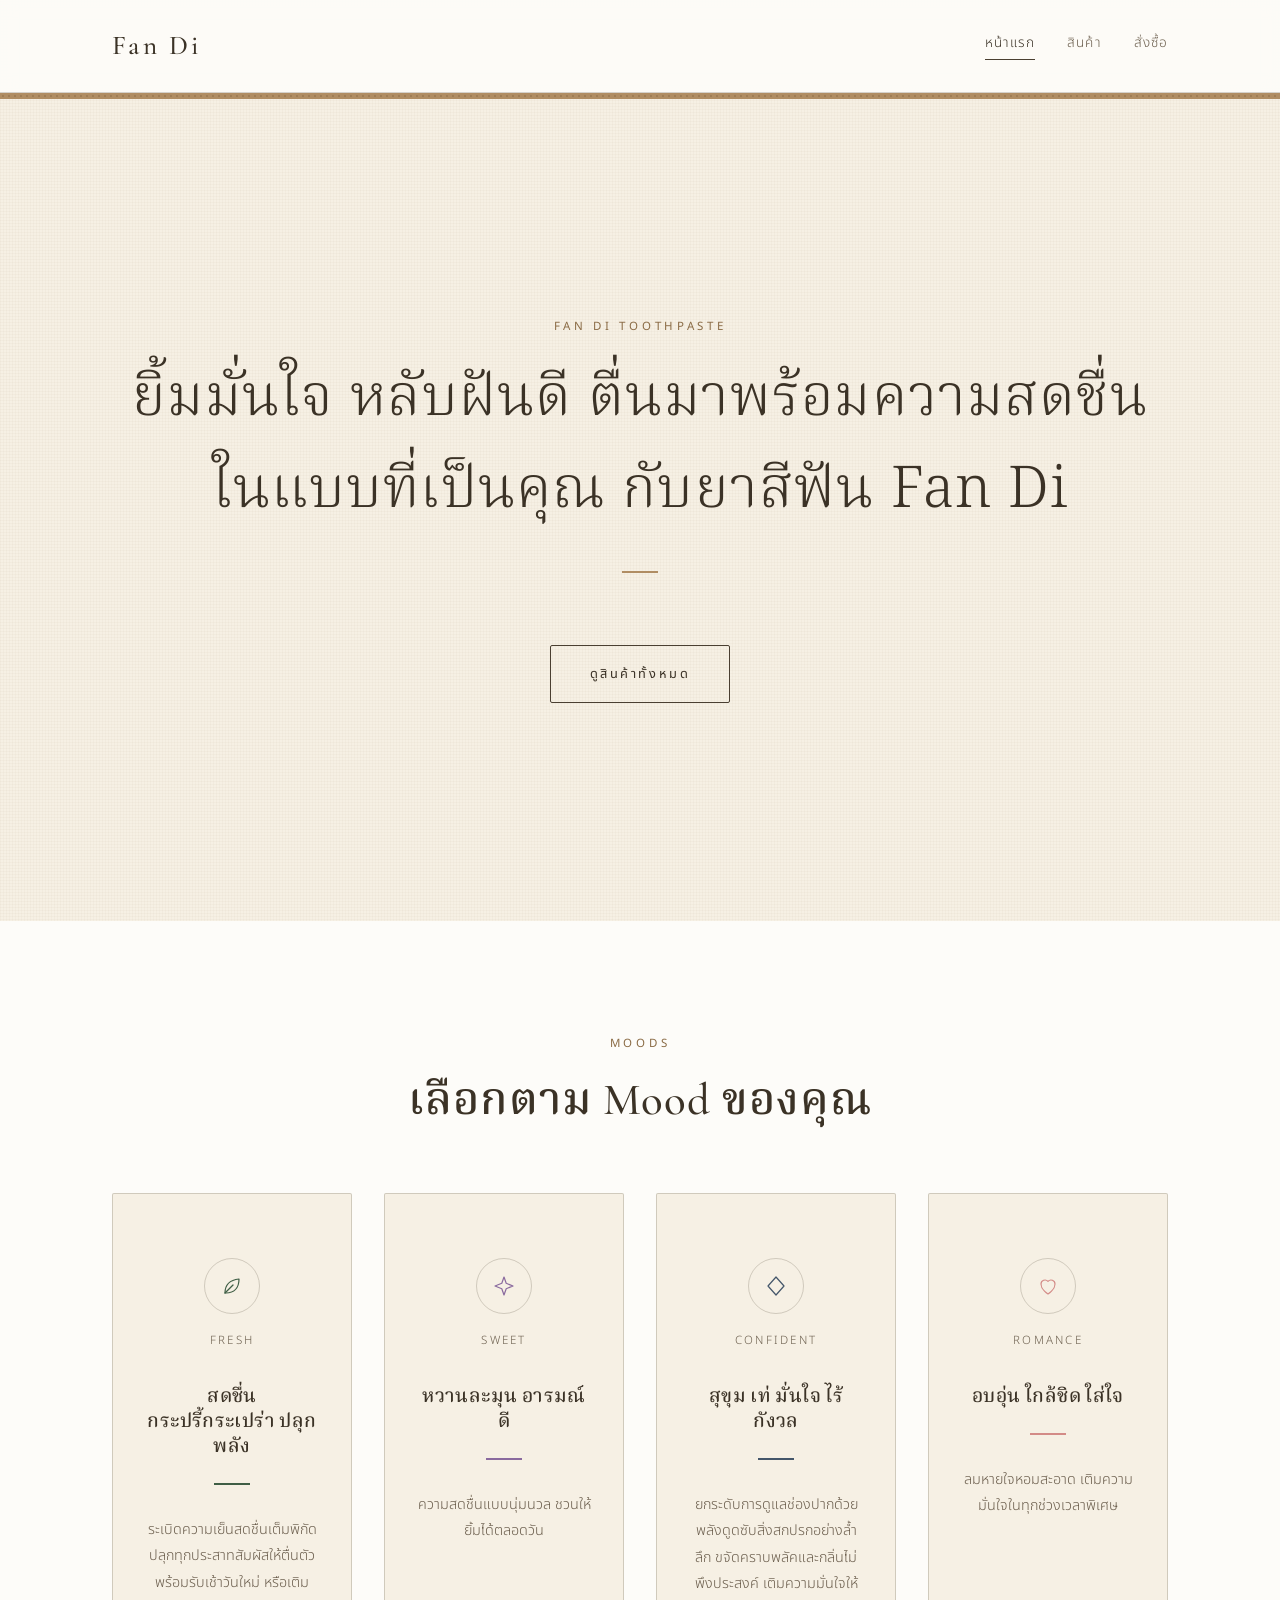
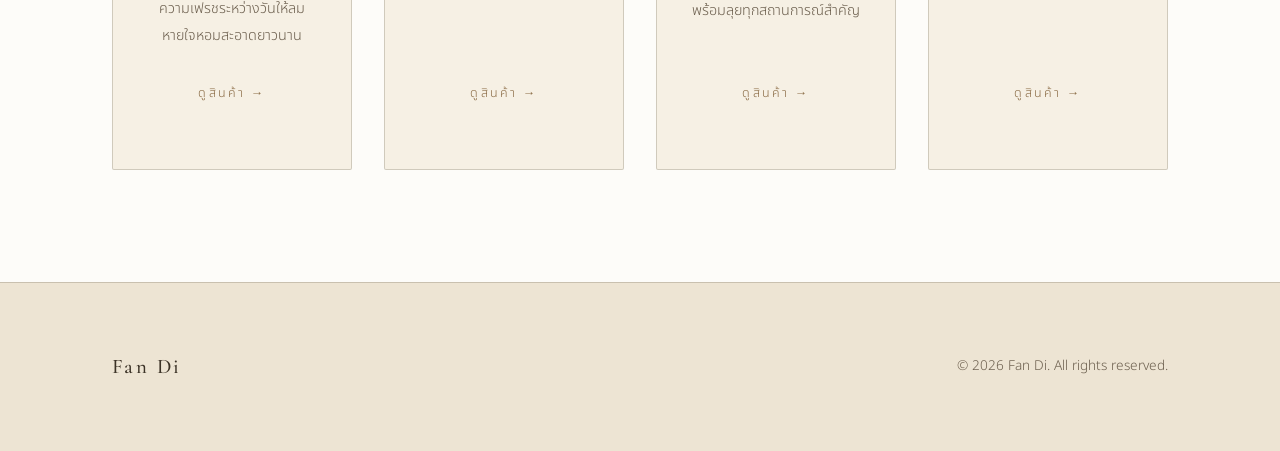
<file: index.html>
<!DOCTYPE html>
<html lang="th">
<head>
  <meta charset="UTF-8">
  <meta name="viewport" content="width=device-width, initial-scale=1">
  <title>Fan Di — ยาสีฟันที่เป็นคุณ</title>
  <meta name="description" content="ยิ้มมั่นใจ หลับฝันดี ตื่นมาพร้อมความสดชื่นในแบบที่เป็นคุณ กับยาสีฟัน Fan Di">
  <link rel="stylesheet" href="style.css">
  <style>
    .hero--full {
      min-height: calc(100vh - 78px);
      display: flex;
      align-items: center;
      padding-block: var(--space-xl);
    }
    .hero--full .container { display: block; text-align: center; }
    .hero--full h1 {
      font-family: var(--font-serif-th);
      font-weight: 300;
      font-size: clamp(2rem, 5vw, 3.6rem);
      line-height: 1.6;
      max-width: 18em;
      margin-inline: auto;
    }
    .hero--full .mood-underline { margin-inline: auto; margin-block: var(--space-md) var(--space-lg); background: var(--color-cork); }
    .hero--full .btn { margin-top: var(--space-xs); }

    .mood-card {
      display: flex;
      flex-direction: column;
      align-items: center;
      background: var(--color-cream);
      border: 1px solid var(--color-line-soft);
      border-radius: var(--radius);
      padding: var(--space-lg) var(--space-md);
      transition: var(--transition);
    }
    .mood-card:hover,
    .mood-card:focus-visible {
      border-color: var(--color-line);
      transform: translateY(-4px);
      outline: none;
    }
    .mood-card .mood-underline { margin: var(--space-sm) auto var(--space-md); }
    .mood-card p { font-size: .9rem; line-height: 1.85; }
    .mood-card__tag {
      font-size: .72rem;
      letter-spacing: .2em;
      text-transform: uppercase;
      color: var(--color-ink-soft);
      margin-bottom: var(--space-md);
    }
    .mood-card__more {
      margin-top: auto;
      padding-top: var(--space-md);
      font-size: .78rem;
      letter-spacing: .18em;
      color: var(--color-cork-deep);
    }
    .mood-card svg { width: 24px; height: 24px; fill: none; stroke: currentColor; stroke-width: 1.2; stroke-linecap: round; stroke-linejoin: round; }
  </style>
</head>
<body>

  <header class="site-header">
    <div class="container">
      <a class="logo" href="index.html">Fan Di</a>
      <nav class="nav">
        <a href="index.html" class="active">หน้าแรก</a>
        <a href="product.html">สินค้า</a>
        <a href="order.html">สั่งซื้อ</a>
      </nav>
    </div>
  </header>

  <div class="cork-band"></div>

  <main>
    <!-- Hero -->
    <section class="hero hero--full">
      <div class="container">
        <span class="eyebrow">Fan Di Toothpaste</span>
        <h1>ยิ้มมั่นใจ หลับฝันดี ตื่นมาพร้อมความสดชื่นในแบบที่เป็นคุณ กับยาสีฟัน Fan Di</h1>
        <span class="mood-underline"></span>
        <a class="btn" href="product.html">ดูสินค้าทั้งหมด</a>
      </div>
    </section>

    <!-- Moods -->
    <section class="section section--white">
      <div class="container">
        <div class="section-head text-center">
          <span class="eyebrow">Moods</span>
          <h2>เลือกตาม Mood ของคุณ</h2>
        </div>

        <div class="features">
          <a class="feature mood-card" data-mood="fresh" href="product.html?mood=fresh">
            <span class="feature__icon">
              <svg viewBox="0 0 24 24" aria-hidden="true"><path d="M5 19c0-8 5-13 14-14 0 9-5 14-13 14"/><path d="M5 19l8-8"/></svg>
            </span>
            <span class="mood-card__tag">Fresh</span>
            <h3>สดชื่น กระปรี้กระเปร่า ปลุกพลัง</h3>
            <span class="mood-underline"></span>
            <p>ระเบิดความเย็นสดชื่นเต็มพิกัด ปลุกทุกประสาทสัมผัสให้ตื่นตัวพร้อมรับเช้าวันใหม่ หรือเติมความเฟรชระหว่างวันให้ลมหายใจหอมสะอาดยาวนาน</p>
            <span class="mood-card__more">ดูสินค้า →</span>
          </a>

          <a class="feature mood-card" data-mood="sweet" href="product.html?mood=sweet">
            <span class="feature__icon">
              <svg viewBox="0 0 24 24" aria-hidden="true"><path d="M12 3l2.2 6.3L21 12l-6.8 2.7L12 21l-2.2-6.3L3 12l6.8-2.7z"/></svg>
            </span>
            <span class="mood-card__tag">Sweet</span>
            <h3>หวานละมุน อารมณ์ดี</h3>
            <span class="mood-underline"></span>
            <p>ความสดชื่นแบบนุ่มนวล ชวนให้ยิ้มได้ตลอดวัน</p>
            <span class="mood-card__more">ดูสินค้า →</span>
          </a>

          <a class="feature mood-card" data-mood="confident" href="product.html?mood=confident">
            <span class="feature__icon">
              <svg viewBox="0 0 24 24" aria-hidden="true"><path d="M12 3l8 9-8 9-8-9z"/></svg>
            </span>
            <span class="mood-card__tag">Confident</span>
            <h3>สุขุม เท่ มั่นใจ ไร้กังวล</h3>
            <span class="mood-underline"></span>
            <p>ยกระดับการดูแลช่องปากด้วยพลังดูดซับสิ่งสกปรกอย่างล้ำลึก ขจัดคราบพลัคและกลิ่นไม่พึงประสงค์ เติมความมั่นใจให้พร้อมลุยทุกสถานการณ์สำคัญ</p>
            <span class="mood-card__more">ดูสินค้า →</span>
          </a>

          <a class="feature mood-card" data-mood="romance" href="product.html?mood=romance">
            <span class="feature__icon">
              <svg viewBox="0 0 24 24" aria-hidden="true"><path d="M12 20s-7-4.5-7-10a4 4 0 017-2.6A4 4 0 0119 10c0 5.5-7 10-7 10z"/></svg>
            </span>
            <span class="mood-card__tag">Romance</span>
            <h3>อบอุ่น ใกล้ชิด ใส่ใจ</h3>
            <span class="mood-underline"></span>
            <p>ลมหายใจหอมสะอาด เติมความมั่นใจในทุกช่วงเวลาพิเศษ</p>
            <span class="mood-card__more">ดูสินค้า →</span>
          </a>
        </div>
      </div>
    </section>
  </main>

  <footer class="site-footer">
    <div class="container">
      <span class="logo">Fan Di</span>
      <span>&copy; 2026 Fan Di. All rights reserved.</span>
    </div>
  </footer>

  <script src="script.js"></script>
</body>
</html>
</file>
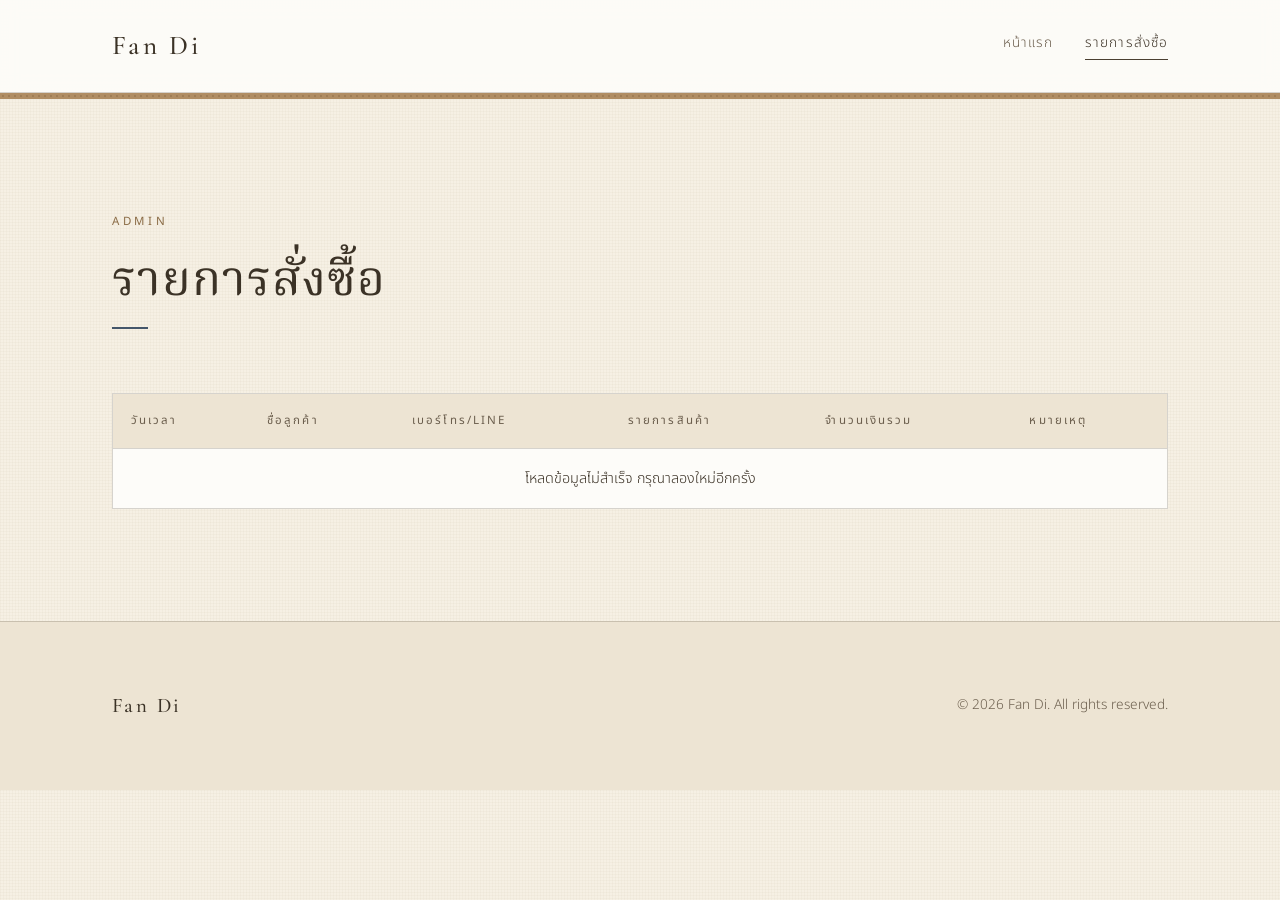
<file: admin.html>
<!DOCTYPE html>
<html lang="th">
<head>
  <meta charset="UTF-8">
  <meta name="viewport" content="width=device-width, initial-scale=1">
  <meta name="robots" content="noindex, nofollow">
  <title>รายการสั่งซื้อ — Fan Di Admin</title>
  <link rel="stylesheet" href="style.css">
  <style>
    .table-wrap { overflow-x: auto; background: var(--color-white); border: 1px solid var(--color-line-soft); }
    #ordersTable { width: 100%; min-width: 760px; border-collapse: collapse; font-size: .9rem; }
    #ordersTable th,
    #ordersTable td { text-align: left; vertical-align: top; padding: 1rem 1.1rem; border-bottom: 1px solid var(--color-line-soft); }
    #ordersTable th { font-size: .72rem; font-weight: 400; letter-spacing: .18em; text-transform: uppercase; color: var(--color-ink-soft); background: var(--color-linen); white-space: nowrap; }
    #ordersTable tbody tr:last-child td { border-bottom: 0; }
    #ordersTable tbody tr:hover { background: var(--color-cream); }
  </style>
</head>
<body>

  <header class="site-header">
    <div class="container">
      <a class="logo" href="index.html">Fan Di</a>
      <nav class="nav">
        <a href="index.html">หน้าแรก</a>
        <a href="admin.html" class="active">รายการสั่งซื้อ</a>
      </nav>
    </div>
  </header>

  <div class="cork-band"></div>

  <main class="section">
    <div class="container">
      <div class="section-head">
        <span class="eyebrow">Admin</span>
        <h1 style="font-size: clamp(2rem, 5vw, 3rem);">รายการสั่งซื้อ</h1>
        <span class="mood-underline" data-mood="confident"></span>
      </div>

      <div class="table-wrap">
        <table id="ordersTable">
          <thead>
            <tr>
              <th>วันเวลา</th>
              <th>ชื่อลูกค้า</th>
              <th>เบอร์โทร/Line</th>
              <th>รายการสินค้า</th>
              <th>จำนวนเงินรวม</th>
              <th>หมายเหตุ</th>
            </tr>
          </thead>
          <tbody></tbody>
        </table>
      </div>
    </div>
  </main>

  <footer class="site-footer">
    <div class="container">
      <span class="logo">Fan Di</span>
      <span>&copy; 2026 Fan Di. All rights reserved.</span>
    </div>
  </footer>

  <script src="script.js"></script>
</body>
</html>
</file>
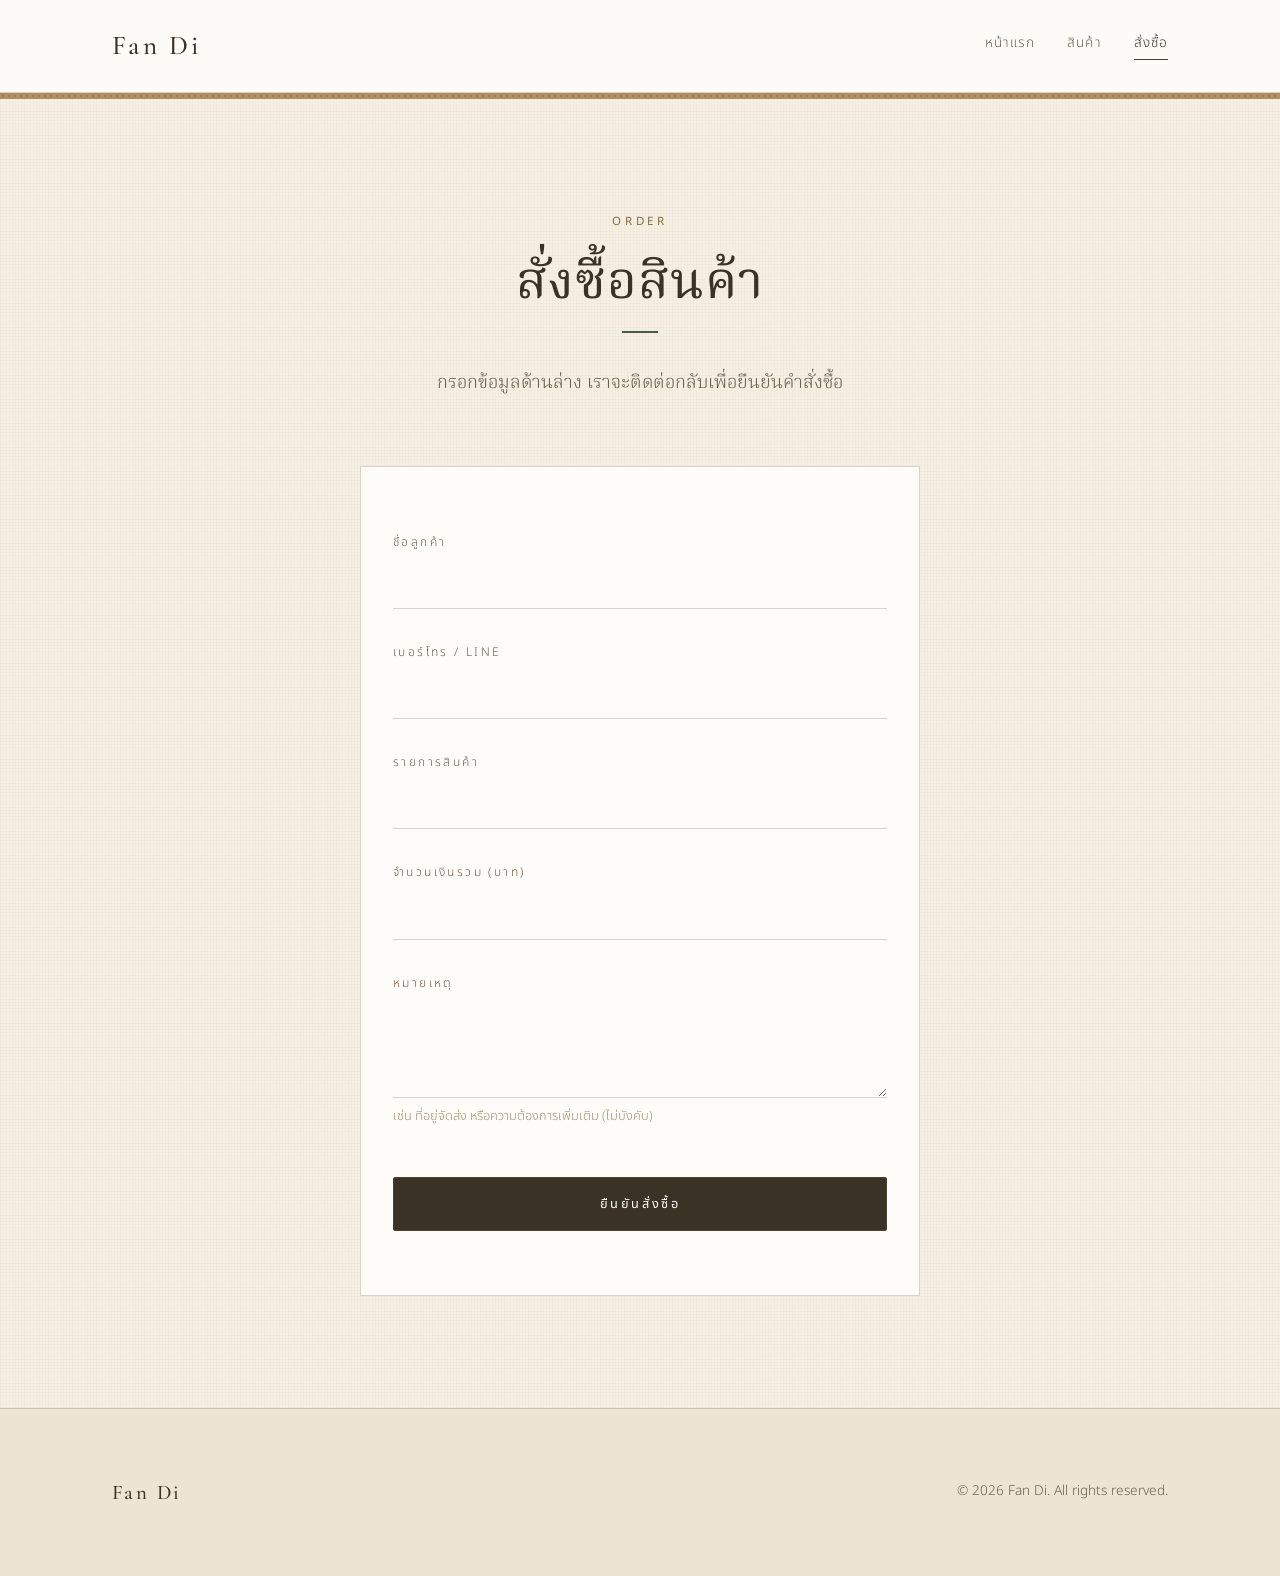
<file: order.html>
<!DOCTYPE html>
<html lang="th">
<head>
  <meta charset="UTF-8">
  <meta name="viewport" content="width=device-width, initial-scale=1">
  <title>สั่งซื้อ — Fan Di</title>
  <link rel="stylesheet" href="style.css">
  <style>
    .order-wrap { max-width: 560px; margin-inline: auto; }
    .order-form { background: var(--color-white); border: 1px solid var(--color-line-soft); padding: var(--space-lg) var(--space-md); }
    .order-form .btn { width: 100%; margin-top: var(--space-sm); }
    .order-form .btn:disabled { opacity: .5; cursor: not-allowed; }
    .field textarea { resize: vertical; min-height: 5rem; }
    .field-hint { font-size: .8rem; color: var(--color-beige-dark); }
  </style>
</head>
<body>

  <header class="site-header">
    <div class="container">
      <a class="logo" href="index.html">Fan Di</a>
      <nav class="nav">
        <a href="index.html">หน้าแรก</a>
        <a href="product.html">สินค้า</a>
        <a href="order.html" class="active">สั่งซื้อ</a>
      </nav>
    </div>
  </header>

  <div class="cork-band"></div>

  <main class="section">
    <div class="container">
      <div class="section-head text-center">
        <span class="eyebrow">Order</span>
        <h1 style="font-size: clamp(2rem, 5vw, 3.2rem);">สั่งซื้อสินค้า</h1>
        <span class="mood-underline" data-mood="fresh"></span>
        <p class="lead mt-md">กรอกข้อมูลด้านล่าง เราจะติดต่อกลับเพื่อยืนยันคำสั่งซื้อ</p>
      </div>

      <div class="order-wrap">
        <form id="orderForm" class="order-form" novalidate>
          <div class="field">
            <label for="customerName">ชื่อลูกค้า</label>
            <input type="text" id="customerName" name="customerName" autocomplete="name" required>
          </div>

          <div class="field">
            <label for="contact">เบอร์โทร / Line</label>
            <input type="text" id="contact" name="contact" autocomplete="tel" required>
          </div>

          <div class="field">
            <label for="items">รายการสินค้า</label>
            <input type="text" id="items" name="items" required>
          </div>

          <div class="field">
            <label for="total">จำนวนเงินรวม (บาท)</label>
            <input type="text" id="total" name="total" inputmode="numeric" required>
          </div>

          <div class="field">
            <label for="note">หมายเหตุ</label>
            <textarea id="note" name="note" rows="3"></textarea>
            <span class="field-hint">เช่น ที่อยู่จัดส่ง หรือความต้องการเพิ่มเติม (ไม่บังคับ)</span>
          </div>

          <button type="submit" class="btn btn--solid">ยืนยันสั่งซื้อ</button>
        </form>
      </div>
    </div>
  </main>

  <footer class="site-footer">
    <div class="container">
      <span class="logo">Fan Di</span>
      <span>&copy; 2026 Fan Di. All rights reserved.</span>
    </div>
  </footer>

  <script src="script.js"></script>
</body>
</html>
</file>
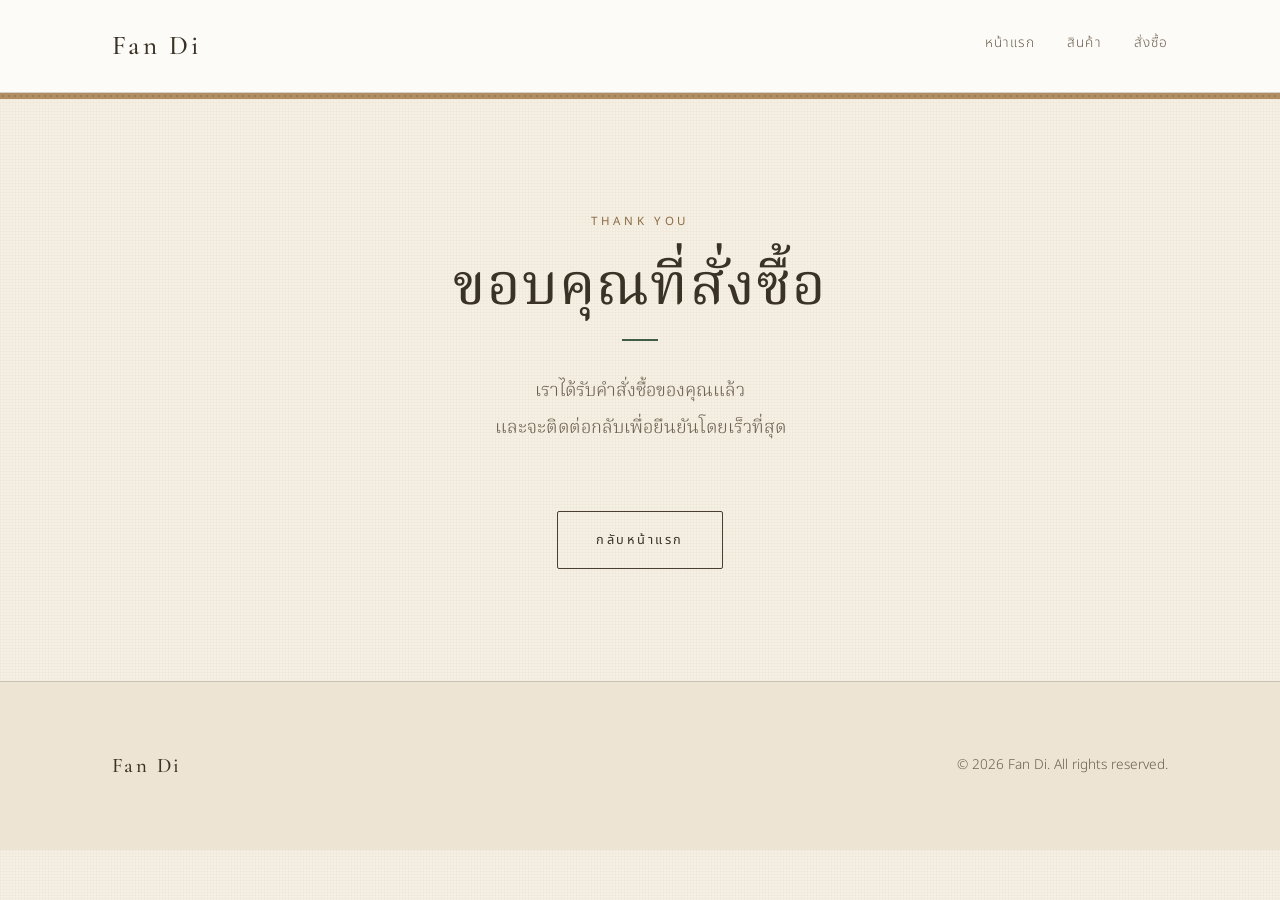
<file: thankyou.html>
<!DOCTYPE html>
<html lang="th">
<head>
  <meta charset="UTF-8">
  <meta name="viewport" content="width=device-width, initial-scale=1">
  <title>ขอบคุณ — Fan Di</title>
  <link rel="stylesheet" href="style.css">
  <style>
    .thanks { min-height: 60vh; display: flex; align-items: center; }
  </style>
</head>
<body>

  <header class="site-header">
    <div class="container">
      <a class="logo" href="index.html">Fan Di</a>
      <nav class="nav">
        <a href="index.html">หน้าแรก</a>
        <a href="product.html">สินค้า</a>
        <a href="order.html">สั่งซื้อ</a>
      </nav>
    </div>
  </header>

  <div class="cork-band"></div>

  <main class="section thanks">
    <div class="container text-center">
      <span class="eyebrow">Thank you</span>
      <h1 style="font-size: clamp(2.2rem, 5vw, 3.6rem);">ขอบคุณที่สั่งซื้อ</h1>
      <span class="mood-underline" data-mood="fresh"></span>
      <p class="lead mt-md">เราได้รับคำสั่งซื้อของคุณแล้ว<br>และจะติดต่อกลับเพื่อยืนยันโดยเร็วที่สุด</p>
      <div class="mt-lg">
        <a class="btn" href="index.html">กลับหน้าแรก</a>
      </div>
    </div>
  </main>

  <footer class="site-footer">
    <div class="container">
      <span class="logo">Fan Di</span>
      <span>&copy; 2026 Fan Di. All rights reserved.</span>
    </div>
  </footer>

</body>
</html>
</file>
<file: style.css>
/* ==========================================================
   Fan Di — Warm Minimalism / Natural Lifestyle theme
   ลินิน · ไม้ก๊อก · โทนธรรมชาติ
   ========================================================== */

@import url("https://fonts.googleapis.com/css2?family=Cormorant+Garamond:ital,wght@0,400;0,500;0,600;1,400&family=Noto+Sans+Thai:wght@300;400;500&family=Noto+Serif+Thai:wght@300;400;500;600&display=swap");

/* ---------- Design tokens ---------- */
:root {
  /* พื้นหลัง: ขาว-ครีม */
  --color-white: #fdfcf9;
  --color-cream: #f6f0e4;
  --color-linen: #ede4d3;
  --color-sand: #d9ccb4;

  /* เบจเข้ม / ไม้ก๊อก */
  --color-beige-dark: #a89274;
  --color-cork: #b08d63;
  --color-cork-deep: #8a6b45;

  /* ตัวอักษร / เส้น (สีเข้มนุ่มตา) */
  --color-ink: #3b3226;
  --color-ink-soft: #6b5e4d;
  --color-line: #4a3f31;
  --color-line-soft: rgba(74, 63, 49, 0.22);

  /* Mood accents — ใช้แตะเบาๆ เท่านั้น */
  --mood-fresh: #3f5e45;
  --mood-sweet: #8a6a9e;
  --mood-confident: #44566a;
  --mood-romance: #d38b87;

  /* Typography */
  --font-serif: "Cormorant Garamond", "Noto Serif Thai", Georgia, serif;
  --font-serif-th: "Noto Serif Thai", "Cormorant Garamond", Georgia, serif;
  --font-sans: "Noto Sans Thai", "Helvetica Neue", Arial, sans-serif;

  /* Spacing (โปร่ง ไม่แน่น) */
  --space-xs: 0.5rem;
  --space-sm: 1rem;
  --space-md: 2rem;
  --space-lg: 4rem;
  --space-xl: 7rem;
  --space-2xl: 10rem;

  --container: 1120px;
  --radius: 2px;
  --transition: 0.35s ease;
}

/* ---------- Reset ---------- */
*,
*::before,
*::after {
  box-sizing: border-box;
  margin: 0;
  padding: 0;
}

html {
  scroll-behavior: smooth;
  -webkit-text-size-adjust: 100%;
}

body {
  font-family: var(--font-sans);
  font-weight: 300;
  font-size: 1rem;
  line-height: 1.9;
  color: var(--color-ink);
  background-color: var(--color-cream);
  /* พื้นผิวผ้าลินิน: เส้นทอบางๆ สองทิศทาง */
  background-image:
    repeating-linear-gradient(0deg, rgba(168, 146, 116, 0.05) 0 1px, transparent 1px 3px),
    repeating-linear-gradient(90deg, rgba(168, 146, 116, 0.05) 0 1px, transparent 1px 3px);
  -webkit-font-smoothing: antialiased;
}

img {
  max-width: 100%;
  display: block;
}

a {
  color: inherit;
  text-decoration: none;
}

ul {
  list-style: none;
}

/* ---------- Typography ---------- */
h1,
h2,
h3,
h4 {
  font-family: var(--font-serif);
  font-weight: 500;
  line-height: 1.3;
  letter-spacing: 0.02em;
  color: var(--color-ink);
}

h1 {
  font-size: clamp(2.6rem, 6vw, 4.6rem);
  font-weight: 400;
}

h2 {
  font-size: clamp(1.9rem, 4vw, 2.8rem);
}

h3 {
  font-size: 1.45rem;
}

p {
  color: var(--color-ink-soft);
  max-width: 62ch;
}

.eyebrow {
  display: block;
  font-family: var(--font-sans);
  font-size: 0.72rem;
  font-weight: 400;
  letter-spacing: 0.32em;
  text-transform: uppercase;
  color: var(--color-cork-deep);
  margin-bottom: var(--space-sm);
}

.lead {
  font-family: var(--font-serif-th);
  font-weight: 300;
  font-size: 1.15rem;
  line-height: 2;
}

.text-center {
  text-align: center;
}

.text-center p {
  margin-inline: auto;
}

/* ---------- Layout ---------- */
.container {
  width: 100%;
  max-width: var(--container);
  margin-inline: auto;
  padding-inline: var(--space-md);
}

.section {
  padding-block: var(--space-xl);
}

.section--white {
  background-color: var(--color-white);
}

.section--linen {
  background-color: var(--color-linen);
}

.section-head {
  margin-bottom: var(--space-lg);
}

/* เส้นคั่นบางๆ */
.divider {
  width: 56px;
  height: 1px;
  background: var(--color-line-soft);
  border: 0;
  margin: var(--space-md) auto;
}

/* ---------- Header / Nav ---------- */
.site-header {
  position: sticky;
  top: 0;
  z-index: 50;
  background: rgba(253, 252, 249, 0.92);
  backdrop-filter: blur(8px);
  border-bottom: 1px solid var(--color-line-soft);
}

.site-header .container {
  display: flex;
  align-items: center;
  justify-content: space-between;
  padding-block: 1.25rem;
}

.logo {
  font-family: var(--font-serif);
  font-size: 1.7rem;
  font-weight: 500;
  letter-spacing: 0.12em;
}

.nav {
  display: flex;
  gap: var(--space-md);
}

.nav a {
  font-size: 0.85rem;
  letter-spacing: 0.08em;
  color: var(--color-ink-soft);
  padding-bottom: 2px;
  border-bottom: 1px solid transparent;
  transition: var(--transition);
}

.nav a:hover,
.nav a.active {
  color: var(--color-ink);
  border-bottom-color: var(--color-line);
}

/* ---------- Hero ---------- */
.hero {
  padding-block: var(--space-2xl) var(--space-xl);
}

.hero .container {
  display: grid;
  grid-template-columns: 1.1fr 0.9fr;
  gap: var(--space-lg);
  align-items: center;
}

.hero h1 {
  margin-bottom: var(--space-md);
}

.hero p {
  margin-bottom: var(--space-lg);
}

.hero-visual {
  aspect-ratio: 4 / 5;
  background-color: var(--color-linen);
  border: 1px solid var(--color-line-soft);
  overflow: hidden;
}

.hero-visual img {
  width: 100%;
  height: 100%;
  object-fit: cover;
}

/* ---------- Buttons (เส้นบาง สีเข้มนุ่ม) ---------- */
.btn {
  display: inline-block;
  font-family: var(--font-sans);
  font-size: 0.8rem;
  font-weight: 400;
  letter-spacing: 0.2em;
  text-transform: uppercase;
  padding: 1rem 2.4rem;
  color: var(--color-ink);
  background: transparent;
  border: 1px solid var(--color-line);
  border-radius: var(--radius);
  cursor: pointer;
  transition: var(--transition);
}

.btn:hover,
.btn:focus-visible {
  background: var(--color-ink);
  color: var(--color-white);
  outline: none;
}

.btn--solid {
  background: var(--color-ink);
  color: var(--color-white);
}

.btn--solid:hover,
.btn--solid:focus-visible {
  background: transparent;
  color: var(--color-ink);
}

.btn--cork {
  border-color: var(--color-cork-deep);
  color: var(--color-cork-deep);
}

.btn--cork:hover,
.btn--cork:focus-visible {
  background: var(--color-cork-deep);
  color: var(--color-white);
}

/* ---------- Filter chips (mood / type) ---------- */
.filters {
  display: flex;
  flex-wrap: wrap;
  justify-content: center;
  gap: var(--space-sm);
  margin-bottom: var(--space-lg);
}

.chip {
  display: inline-flex;
  align-items: center;
  gap: 0.6rem;
  font-family: var(--font-sans);
  font-size: 0.82rem;
  letter-spacing: 0.08em;
  padding: 0.6rem 1.4rem;
  color: var(--color-ink-soft);
  background: transparent;
  border: 1px solid var(--color-line-soft);
  border-radius: 999px;
  cursor: pointer;
  transition: var(--transition);
}

.chip:hover {
  border-color: var(--color-line);
  color: var(--color-ink);
}

.chip.is-active {
  border-color: var(--color-line);
  color: var(--color-ink);
  background: var(--color-white);
}

/* ---------- Mood dot (จุดสีเล็กๆ) ---------- */
.mood-dot {
  display: inline-block;
  width: 8px;
  height: 8px;
  border-radius: 50%;
  background: var(--mood-color, var(--color-beige-dark));
  flex-shrink: 0;
}

[data-mood="fresh"] {
  --mood-color: var(--mood-fresh);
}

[data-mood="sweet"] {
  --mood-color: var(--mood-sweet);
}

[data-mood="confident"] {
  --mood-color: var(--mood-confident);
}

[data-mood="romance"] {
  --mood-color: var(--mood-romance);
}

/* เส้นใต้หัวข้อสี mood — เส้นสั้นๆ เท่านั้น */
.mood-underline {
  display: block;
  width: 36px;
  height: 2px;
  margin-top: var(--space-sm);
  background: var(--mood-color, var(--color-beige-dark));
}

.text-center .mood-underline {
  margin-inline: auto;
}

/* ---------- Product grid & card ---------- */
.product-grid {
  display: grid;
  grid-template-columns: repeat(3, 1fr);
  gap: var(--space-lg) var(--space-md);
}

.product-card {
  display: flex;
  flex-direction: column;
  background: var(--color-white);
  border: 1px solid var(--color-line-soft);
  border-radius: var(--radius);
  transition: var(--transition);
}

.product-card:hover {
  border-color: var(--color-line);
  transform: translateY(-4px);
}

.product-card__image {
  aspect-ratio: 1 / 1;
  background-color: var(--color-linen);
  border-bottom: 1px solid var(--color-line-soft);
  overflow: hidden;
}

.product-card__image img {
  width: 100%;
  height: 100%;
  object-fit: cover;
  transition: transform 0.8s ease;
}

.product-card:hover .product-card__image img {
  transform: scale(1.03);
}

.product-card__body {
  display: flex;
  flex-direction: column;
  flex: 1;
  padding: var(--space-md);
}

.product-card__mood {
  display: flex;
  align-items: center;
  gap: 0.6rem;
  font-size: 0.7rem;
  letter-spacing: 0.26em;
  text-transform: uppercase;
  color: var(--color-ink-soft);
  margin-bottom: var(--space-sm);
}

.product-card__name {
  font-size: 1.5rem;
  margin-bottom: 0.25rem;
}

.product-card__size {
  font-size: 0.85rem;
  color: var(--color-beige-dark);
  margin-bottom: var(--space-sm);
}

.product-card__desc {
  font-size: 0.92rem;
  line-height: 1.85;
  margin-bottom: var(--space-md);
}

.product-card__footer {
  display: flex;
  align-items: center;
  justify-content: space-between;
  margin-top: auto;
  padding-top: var(--space-sm);
  border-top: 1px solid var(--color-line-soft);
}

.product-card__price {
  font-family: var(--font-serif);
  font-size: 1.6rem;
  font-weight: 500;
}

.product-card__price small {
  font-family: var(--font-sans);
  font-size: 0.75rem;
  font-weight: 300;
  color: var(--color-ink-soft);
  margin-left: 0.25rem;
}

/* ---------- Feature / icon blocks ---------- */
.features {
  display: grid;
  grid-template-columns: repeat(4, 1fr);
  gap: var(--space-md);
}

.feature {
  text-align: center;
  padding: var(--space-md) var(--space-sm);
}

.feature__icon {
  display: inline-flex;
  align-items: center;
  justify-content: center;
  width: 56px;
  height: 56px;
  margin-bottom: var(--space-sm);
  border: 1px solid var(--color-line-soft);
  border-radius: 50%;
  color: var(--mood-color, var(--color-cork-deep)); /* สี mood แตะที่ไอคอน */
}

.feature h3 {
  font-size: 1.2rem;
  margin-bottom: var(--space-xs);
}

.feature p {
  font-size: 0.9rem;
  margin-inline: auto;
}

/* ---------- Quote / testimonial ---------- */
.quote {
  max-width: 720px;
  margin-inline: auto;
  text-align: center;
}

.quote blockquote {
  font-family: var(--font-serif);
  font-style: italic;
  font-size: clamp(1.4rem, 3vw, 2rem);
  line-height: 1.6;
  color: var(--color-ink);
}

.quote cite {
  display: block;
  margin-top: var(--space-md);
  font-family: var(--font-sans);
  font-style: normal;
  font-size: 0.78rem;
  letter-spacing: 0.24em;
  text-transform: uppercase;
  color: var(--color-ink-soft);
}

/* ---------- Cork accent band ---------- */
.cork-band {
  height: 6px;
  background: var(--color-cork);
  background-image: radial-gradient(rgba(138, 107, 69, 0.45) 1px, transparent 1.5px);
  background-size: 6px 6px;
}

/* ---------- Forms ---------- */
.field {
  display: flex;
  flex-direction: column;
  gap: 0.4rem;
  margin-bottom: var(--space-md);
}

.field label {
  font-size: 0.75rem;
  letter-spacing: 0.2em;
  text-transform: uppercase;
  color: var(--color-ink-soft);
}

.field input,
.field select,
.field textarea {
  font-family: var(--font-sans);
  font-size: 1rem;
  font-weight: 300;
  color: var(--color-ink);
  background: transparent;
  padding: 0.75rem 0;
  border: 0;
  border-bottom: 1px solid var(--color-line-soft);
  border-radius: 0;
  transition: var(--transition);
}

.field input:focus,
.field select:focus,
.field textarea:focus {
  outline: none;
  border-bottom-color: var(--color-line);
}

/* ---------- Footer ---------- */
.site-footer {
  padding-block: var(--space-lg);
  background: var(--color-linen);
  border-top: 1px solid var(--color-line-soft);
  font-size: 0.85rem;
  color: var(--color-ink-soft);
}

.site-footer .container {
  display: flex;
  align-items: center;
  justify-content: space-between;
  gap: var(--space-md);
}

.site-footer .logo {
  font-size: 1.3rem;
  color: var(--color-ink);
}

/* ---------- Utilities ---------- */
.mt-sm { margin-top: var(--space-sm); }
.mt-md { margin-top: var(--space-md); }
.mt-lg { margin-top: var(--space-lg); }
.mb-md { margin-bottom: var(--space-md); }
.mb-lg { margin-bottom: var(--space-lg); }
.hidden { display: none !important; }

/* ลดการเคลื่อนไหวสำหรับผู้ที่ตั้งค่าไว้ */
@media (prefers-reduced-motion: reduce) {
  * {
    transition: none !important;
    scroll-behavior: auto !important;
  }
}

/* ==========================================================
   Responsive
   ========================================================== */

/* Tablet */
@media (max-width: 960px) {
  :root {
    --space-xl: 5rem;
    --space-2xl: 6rem;
  }

  .hero .container {
    grid-template-columns: 1fr;
  }

  .hero-visual {
    aspect-ratio: 4 / 3;
    order: -1;
  }

  .product-grid {
    grid-template-columns: repeat(2, 1fr);
  }

  .features {
    grid-template-columns: repeat(2, 1fr);
  }
}

/* Mobile */
@media (max-width: 600px) {
  :root {
    --space-md: 1.5rem;
    --space-lg: 3rem;
    --space-xl: 4rem;
    --space-2xl: 4.5rem;
  }

  body {
    font-size: 0.95rem;
  }

  .container {
    padding-inline: 1.25rem;
  }

  .site-header .container {
    flex-direction: column;
    gap: var(--space-sm);
    padding-block: 1rem;
  }

  .nav {
    gap: var(--space-md);
  }

  .product-grid,
  .features {
    grid-template-columns: 1fr;
  }

  .btn {
    width: 100%;
    text-align: center;
  }

  .product-card__footer .btn {
    width: auto;
  }

  .filters {
    gap: 0.5rem;
  }

  .chip {
    padding: 0.5rem 1rem;
  }

  .site-footer .container {
    flex-direction: column;
    text-align: center;
  }
}
</file>
